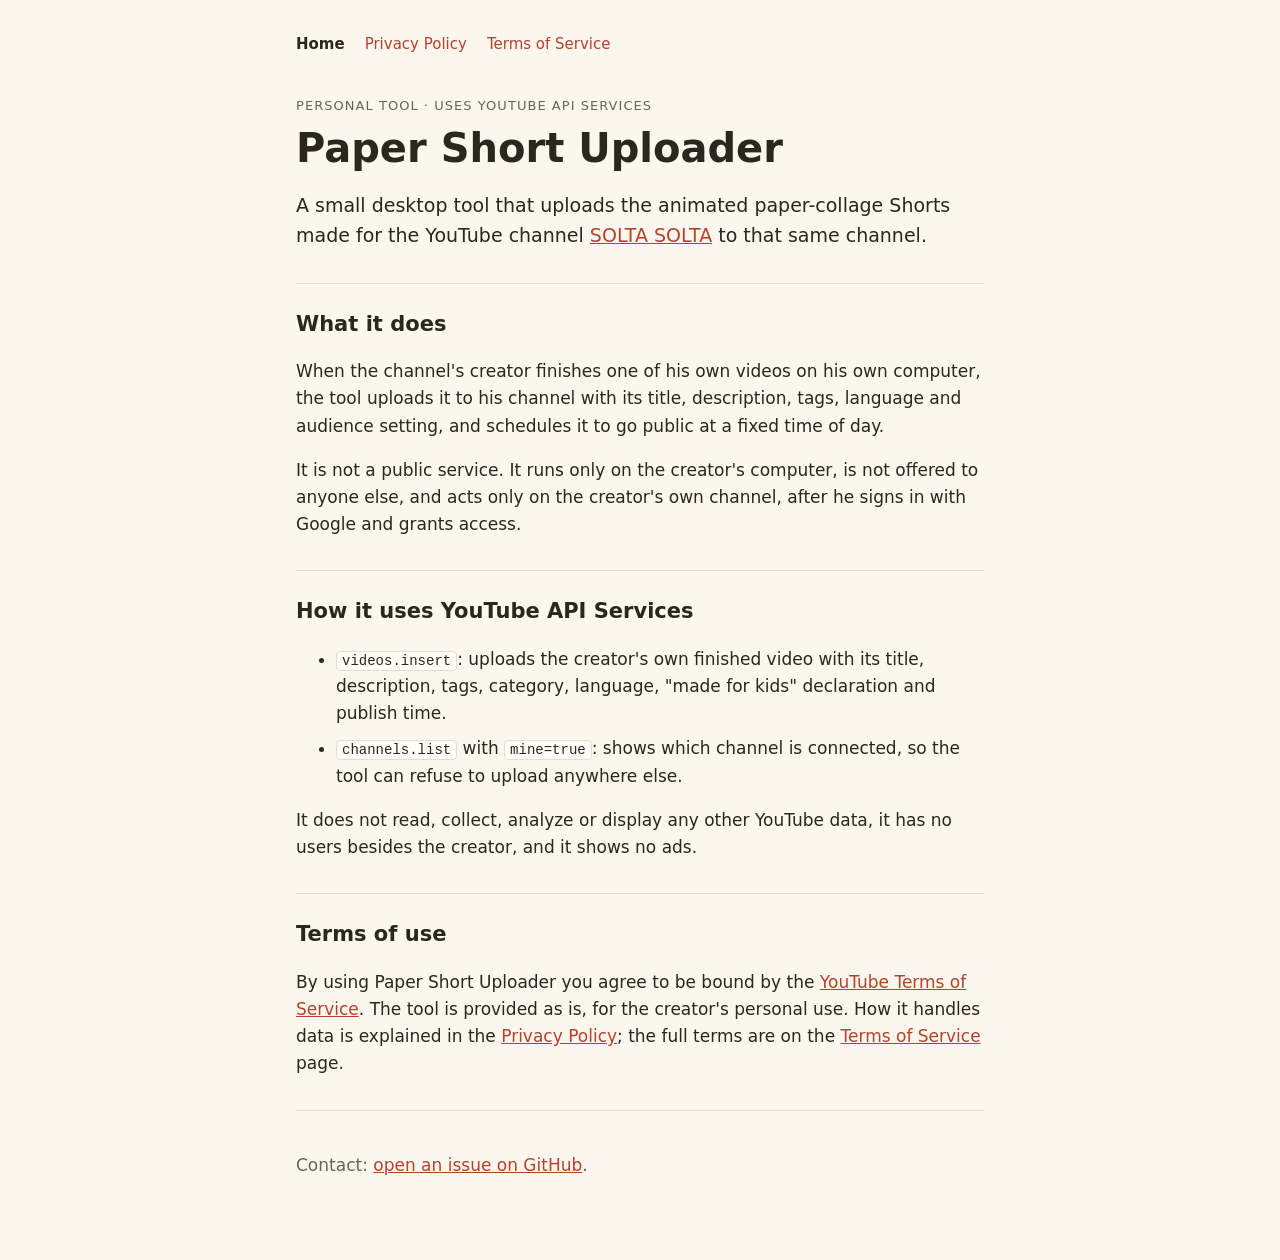
<file: index.html>
<!doctype html>
<html lang="en">
<head>
<meta charset="utf-8">
<meta name="viewport" content="width=device-width, initial-scale=1">
<title>Paper Short Uploader</title>
<meta name="description" content="A personal desktop tool that uploads the SOLTA SOLTA channel's own animated Shorts to that channel.">
<link rel="stylesheet" href="style.css">
</head>
<body>
<main>
<nav><a href="./" aria-current="page">Home</a><a href="privacy.html">Privacy Policy</a><a href="terms.html">Terms of Service</a></nav>

<header>
<p class="kicker">Personal tool · uses YouTube API Services</p>
<h1>Paper Short Uploader</h1>
<p class="lead">A small desktop tool that uploads the animated paper-collage Shorts made for the YouTube channel
<a href="https://www.youtube.com/@soltasoltaeu">SOLTA SOLTA</a> to that same channel.</p>
</header>

<section>
<h2>What it does</h2>
<p>When the channel's creator finishes one of his own videos on his own computer, the tool uploads it to his
channel with its title, description, tags, language and audience setting, and schedules it to go public at a
fixed time of day.</p>
<p>It is not a public service. It runs only on the creator's computer, is not offered to anyone else, and acts
only on the creator's own channel, after he signs in with Google and grants access.</p>
</section>

<section>
<h2>How it uses YouTube API Services</h2>
<ul>
<li><code>videos.insert</code>: uploads the creator's own finished video with its title, description, tags,
category, language, "made for kids" declaration and publish time.</li>
<li><code>channels.list</code> with <code>mine=true</code>: shows which channel is connected, so the tool can
refuse to upload anywhere else.</li>
</ul>
<p>It does not read, collect, analyze or display any other YouTube data, it has no users besides the creator,
and it shows no ads.</p>
</section>

<section id="terms">
<h2>Terms of use</h2>
<p>By using Paper Short Uploader you agree to be bound by the
<a href="https://www.youtube.com/t/terms">YouTube Terms of Service</a>. The tool is provided as is, for the
creator's personal use. How it handles data is explained in the <a href="privacy.html">Privacy Policy</a>; the full terms are on the <a href="terms.html">Terms of Service</a> page.</p>
</section>

<footer>
<p>Contact: <a href="https://github.com/isaacmdrs/paper-short-uploader/issues">open an issue on GitHub</a>.</p>
</footer>
</main>
</body>
</html>
</file>
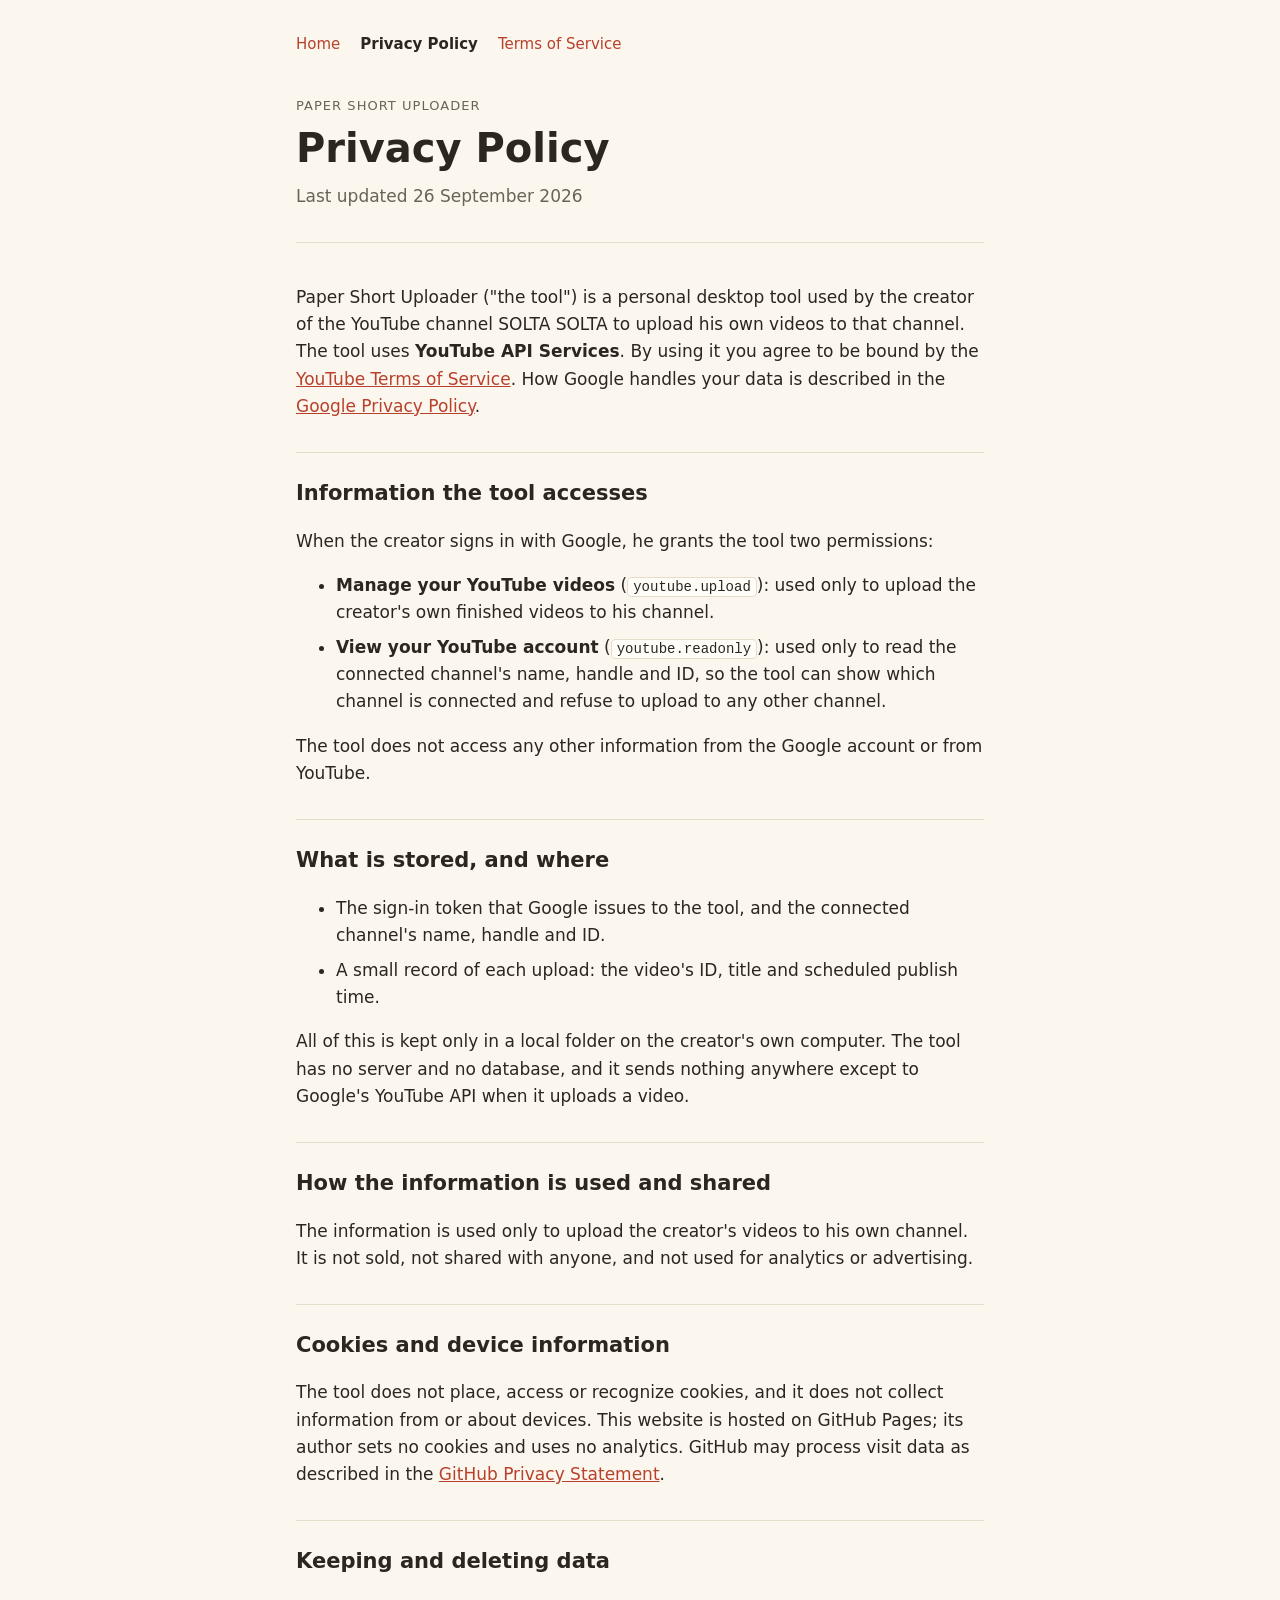
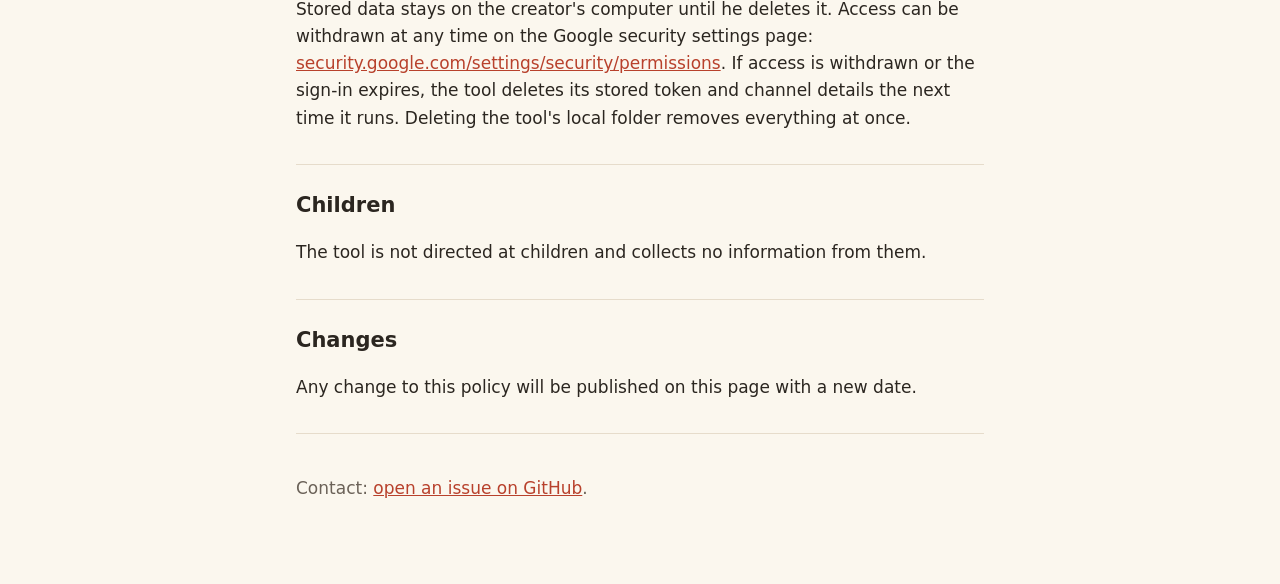
<file: privacy.html>
<!doctype html>
<html lang="en">
<head>
<meta charset="utf-8">
<meta name="viewport" content="width=device-width, initial-scale=1">
<title>Privacy Policy · Paper Short Uploader</title>
<meta name="description" content="How Paper Short Uploader accesses, stores and deletes data.">
<link rel="stylesheet" href="style.css">
</head>
<body>
<main>
<nav><a href="./">Home</a><a href="privacy.html" aria-current="page">Privacy Policy</a><a href="terms.html">Terms of Service</a></nav>

<header>
<p class="kicker">Paper Short Uploader</p>
<h1>Privacy Policy</h1>
<p class="meta">Last updated 26 September 2026</p>
</header>

<section>
<p>Paper Short Uploader ("the tool") is a personal desktop tool used by the creator of the YouTube channel
SOLTA SOLTA to upload his own videos to that channel. The tool uses <strong>YouTube API Services</strong>.
By using it you agree to be bound by the <a href="https://www.youtube.com/t/terms">YouTube Terms of Service</a>.
How Google handles your data is described in the
<a href="http://www.google.com/policies/privacy">Google Privacy Policy</a>.</p>
</section>

<section>
<h2>Information the tool accesses</h2>
<p>When the creator signs in with Google, he grants the tool two permissions:</p>
<ul>
<li><strong>Manage your YouTube videos</strong> (<code>youtube.upload</code>): used only to upload the
creator's own finished videos to his channel.</li>
<li><strong>View your YouTube account</strong> (<code>youtube.readonly</code>): used only to read the connected
channel's name, handle and ID, so the tool can show which channel is connected and refuse to upload to any
other channel.</li>
</ul>
<p>The tool does not access any other information from the Google account or from YouTube.</p>
</section>

<section>
<h2>What is stored, and where</h2>
<ul>
<li>The sign-in token that Google issues to the tool, and the connected channel's name, handle and ID.</li>
<li>A small record of each upload: the video's ID, title and scheduled publish time.</li>
</ul>
<p>All of this is kept only in a local folder on the creator's own computer. The tool has no server and no
database, and it sends nothing anywhere except to Google's YouTube API when it uploads a video.</p>
</section>

<section>
<h2>How the information is used and shared</h2>
<p>The information is used only to upload the creator's videos to his own channel. It is not sold, not shared
with anyone, and not used for analytics or advertising.</p>
</section>

<section>
<h2>Cookies and device information</h2>
<p>The tool does not place, access or recognize cookies, and it does not collect information from or about
devices. This website is hosted on GitHub Pages; its author sets no cookies and uses no analytics. GitHub may
process visit data as described in the
<a href="https://docs.github.com/en/site-policy/privacy-policies/github-general-privacy-statement">GitHub
Privacy Statement</a>.</p>
</section>

<section>
<h2>Keeping and deleting data</h2>
<p>Stored data stays on the creator's computer until he deletes it. Access can be withdrawn at any time on the
Google security settings page:
<a href="https://security.google.com/settings/security/permissions">security.google.com/settings/security/permissions</a>.
If access is withdrawn or the sign-in expires, the tool deletes its stored token and channel details the next
time it runs. Deleting the tool's local folder removes everything at once.</p>
</section>

<section>
<h2>Children</h2>
<p>The tool is not directed at children and collects no information from them.</p>
</section>

<section>
<h2>Changes</h2>
<p>Any change to this policy will be published on this page with a new date.</p>
</section>

<footer>
<p>Contact: <a href="https://github.com/isaacmdrs/paper-short-uploader/issues">open an issue on GitHub</a>.</p>
</footer>
</main>
</body>
</html>
</file>
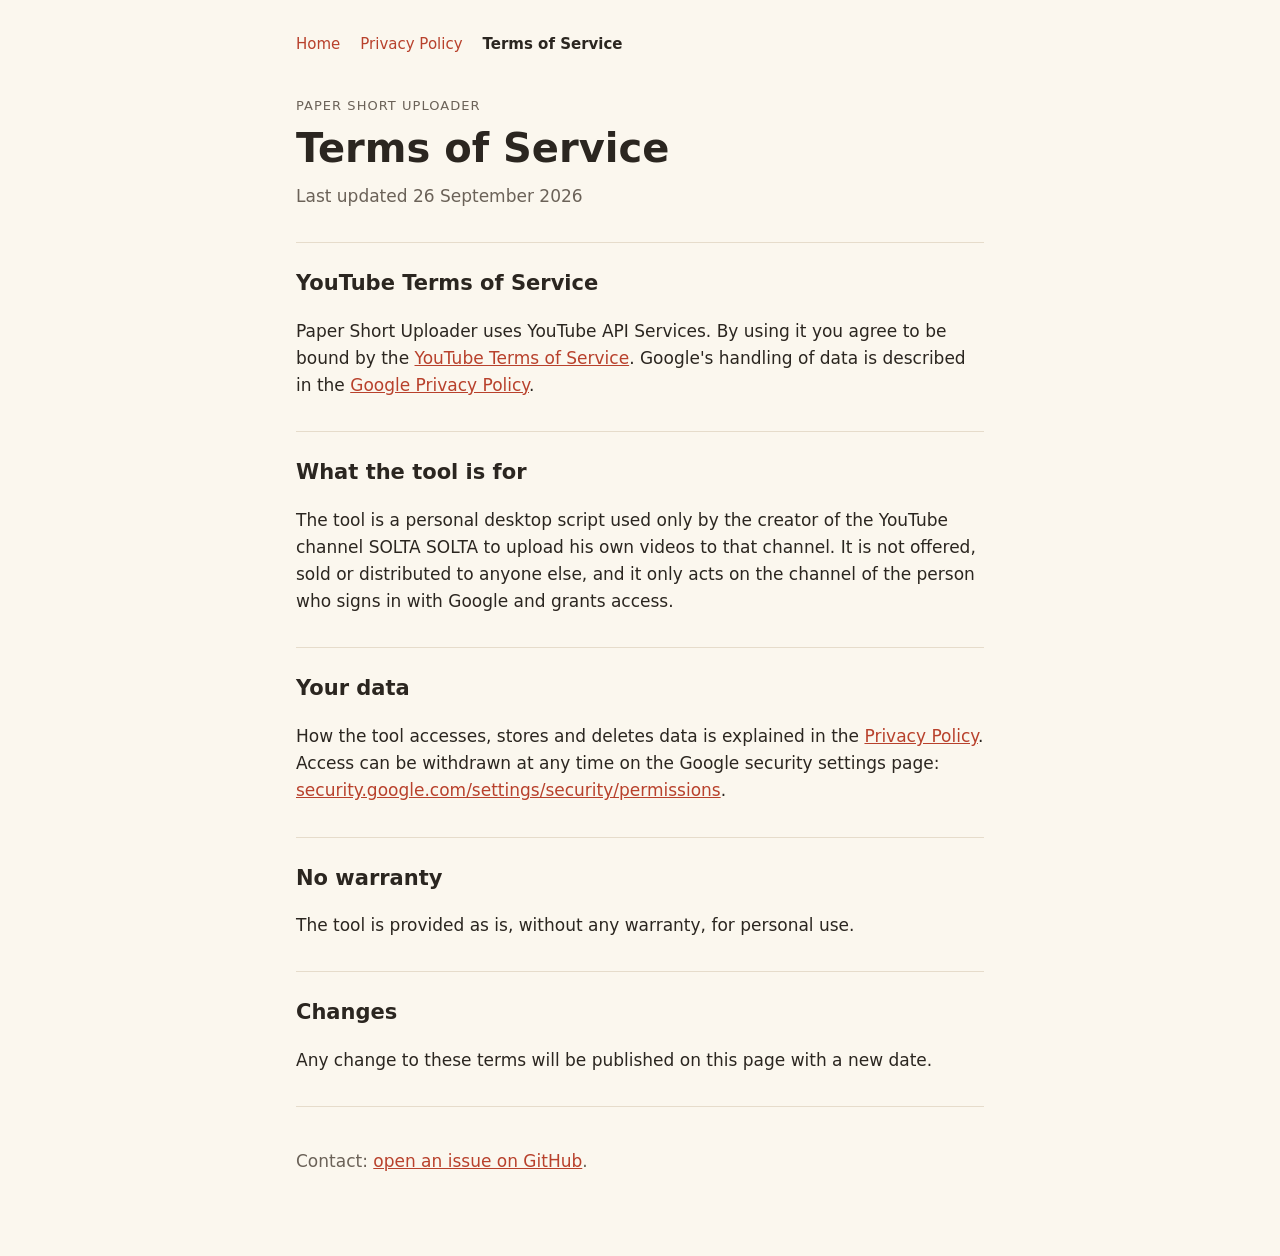
<file: terms.html>
<!doctype html>
<html lang="en">
<head>
<meta charset="utf-8">
<meta name="viewport" content="width=device-width, initial-scale=1">
<title>Terms of Service · Paper Short Uploader</title>
<meta name="description" content="Terms of use of Paper Short Uploader.">
<link rel="stylesheet" href="style.css">
</head>
<body>
<main>
<nav><a href="./">Home</a><a href="privacy.html">Privacy Policy</a><a href="terms.html" aria-current="page">Terms of Service</a></nav>

<header>
<p class="kicker">Paper Short Uploader</p>
<h1>Terms of Service</h1>
<p class="meta">Last updated 26 September 2026</p>
</header>

<section>
<h2>YouTube Terms of Service</h2>
<p>Paper Short Uploader uses YouTube API Services. By using it you agree to be bound by the
<a href="https://www.youtube.com/t/terms">YouTube Terms of Service</a>. Google's handling of data is described in
the <a href="http://www.google.com/policies/privacy">Google Privacy Policy</a>.</p>
</section>

<section>
<h2>What the tool is for</h2>
<p>The tool is a personal desktop script used only by the creator of the YouTube channel SOLTA SOLTA to upload
his own videos to that channel. It is not offered, sold or distributed to anyone else, and it only acts on the
channel of the person who signs in with Google and grants access.</p>
</section>

<section>
<h2>Your data</h2>
<p>How the tool accesses, stores and deletes data is explained in the <a href="privacy.html">Privacy Policy</a>.
Access can be withdrawn at any time on the Google security settings page:
<a href="https://security.google.com/settings/security/permissions">security.google.com/settings/security/permissions</a>.</p>
</section>

<section>
<h2>No warranty</h2>
<p>The tool is provided as is, without any warranty, for personal use.</p>
</section>

<section>
<h2>Changes</h2>
<p>Any change to these terms will be published on this page with a new date.</p>
</section>

<footer>
<p>Contact: <a href="https://github.com/isaacmdrs/paper-short-uploader/issues">open an issue on GitHub</a>.</p>
</footer>
</main>
</body>
</html>
</file>
<file: style.css>
:root {
  --bg: #fbf7ee;
  --fg: #2b2620;
  --muted: #6b6258;
  --accent: #b8412c;
  --card: #fffdf8;
  --line: #e6dccb;
}
@media (prefers-color-scheme: dark) {
  :root {
    --bg: #1d1a16;
    --fg: #efe8dc;
    --muted: #b3a897;
    --accent: #ff8a73;
    --card: #26221d;
    --line: #3a332b;
  }
}
* { box-sizing: border-box; }
body {
  margin: 0;
  background: var(--bg);
  color: var(--fg);
  font: 17px/1.6 system-ui, -apple-system, "Segoe UI", Roboto, sans-serif;
}
main { max-width: 720px; margin: 0 auto; padding: 32px 16px 64px; }
nav { display: flex; gap: 20px; font-size: 15px; margin-bottom: 40px; }
nav a { text-decoration: none; }
nav a[aria-current="page"] { color: var(--fg); font-weight: 600; }
.kicker { text-transform: uppercase; letter-spacing: .08em; font-size: 13px; color: var(--muted); margin: 0 0 8px; }
h1 { font-size: clamp(30px, 7vw, 40px); line-height: 1.15; margin: 0 0 12px; }
h2 { font-size: 21px; margin: 0 0 8px; }
.lead { font-size: 19px; }
.meta { color: var(--muted); margin: 0; }
a { color: var(--accent); }
code {
  font: 14px/1.4 ui-monospace, Consolas, monospace;
  background: var(--card);
  border: 1px solid var(--line);
  border-radius: 4px;
  padding: 1px 5px;
}
section, footer { border-top: 1px solid var(--line); margin-top: 32px; padding-top: 24px; }
footer { color: var(--muted); }
li { margin-bottom: 8px; }
</file>
